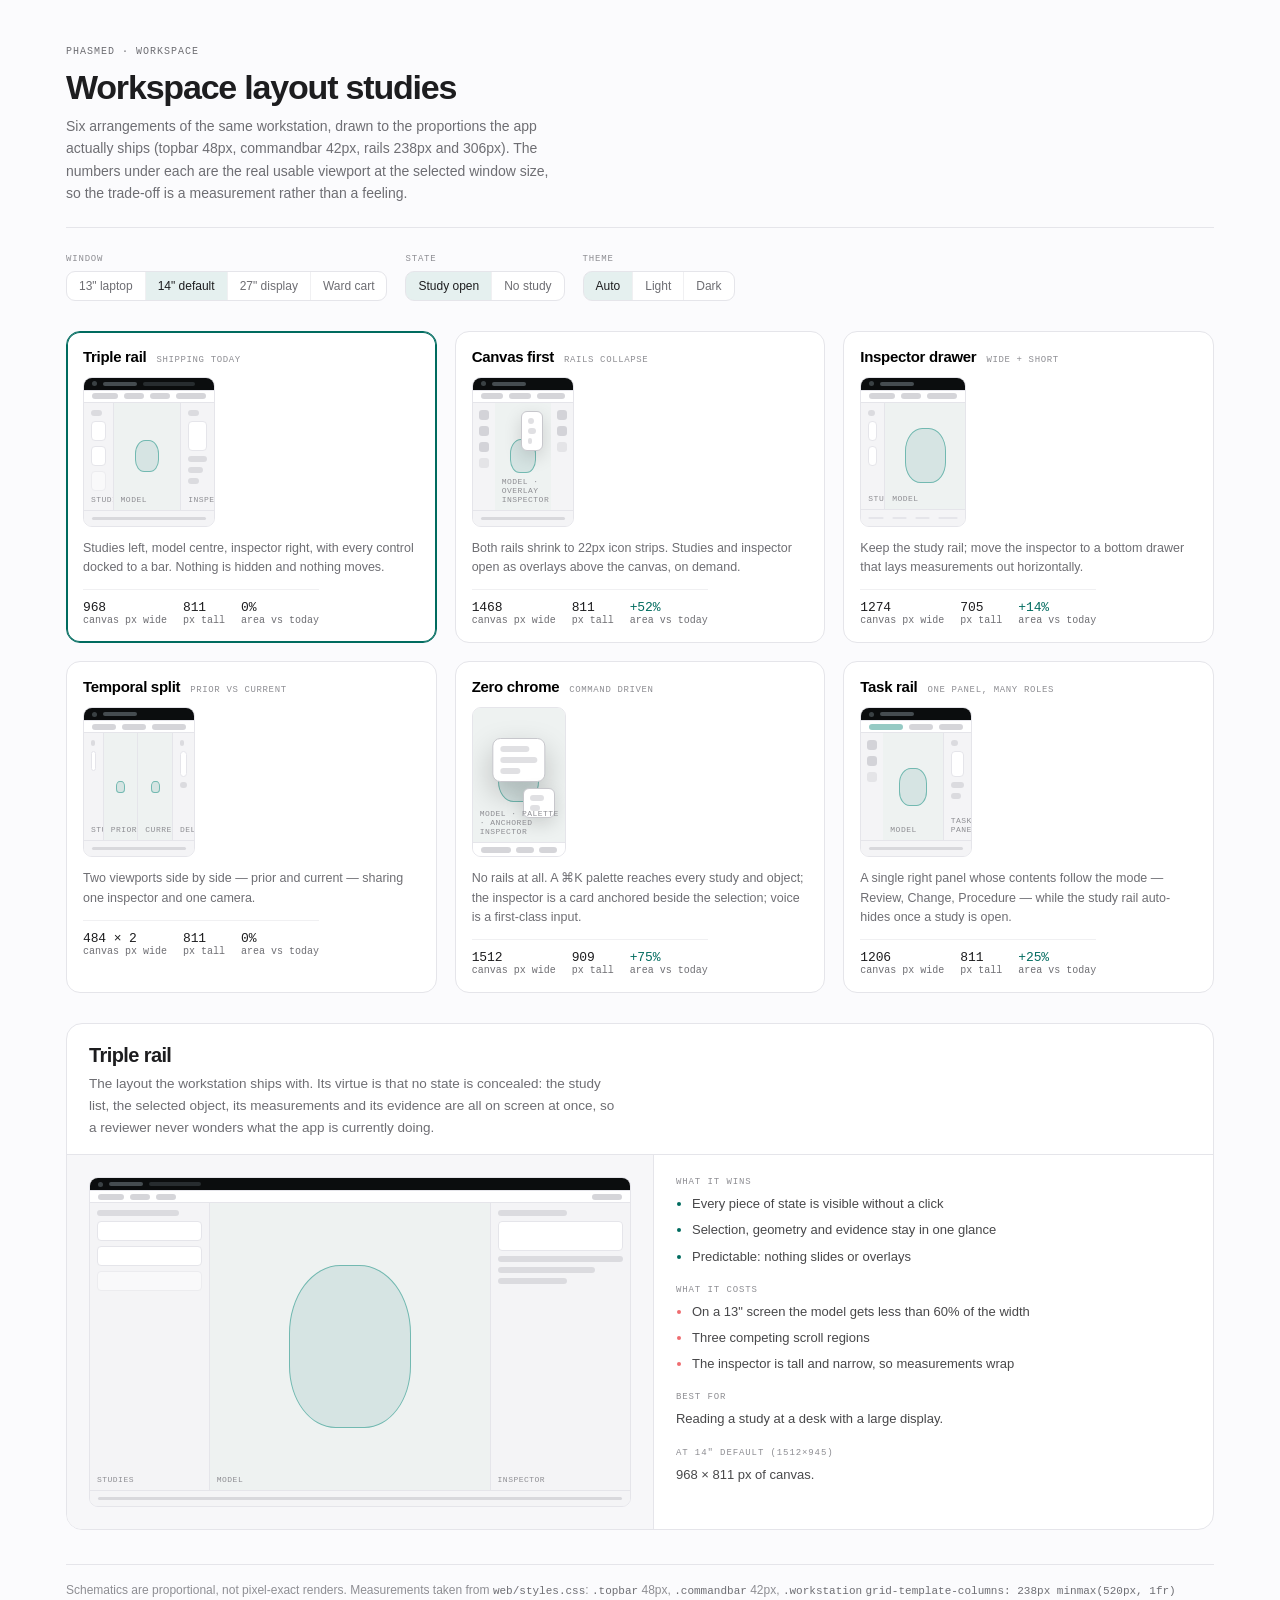
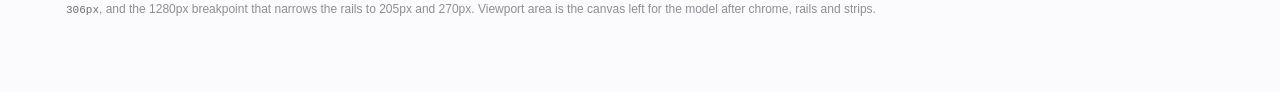
<file: web/workspace-layouts.html>
<!doctype html>
<html lang="en">
<head>
<meta charset="UTF-8" />
<meta name="viewport" content="width=device-width, initial-scale=1" />
<title>Workspace Layout Studies</title>
<style>
:root {
  color-scheme: light;
  --bg: #fbfbfd; --chrome: #ffffff; --panel: #ffffff; --panel-2: #f7f7f9; --panel-3: #f0f0f2;
  --viewport: #fbfbfd; --scene: #f8f8fa;
  --line: #e5e5ea; --line-soft: #f0f0f2; --line-bright: #c7c7cc;
  --text: #1d1d1f; --text-soft: #48484a; --muted: #6e6e73; --quiet: #8e8e93;
  --teal: #006b5f; --teal-dim: #72b9b1; --violet: #967cff; --amber: #e8b45d;
  --red: #ef6c70; --green: #56d58c; --blue: #6aa9ff;
  --mono: "SF Mono", "Roboto Mono", ui-monospace, monospace;
  --sans: -apple-system, BlinkMacSystemFont, "SF Pro Text", "Inter", "Helvetica Neue", sans-serif;
  --zone-rail: #f4f4f6; --zone-view: #eef2f1; --zone-chrome: #ffffff; --zone-accent: rgba(0,107,95,.1);
}
:root:not([data-theme="light"]) {
  @media (prefers-color-scheme: dark) {
    color-scheme: dark;
    --bg: #0e1011; --chrome: #16191a; --panel: #16191a; --panel-2: #1c2022; --panel-3: #23282a;
    --viewport: #0b0d0e; --scene: #101314;
    --line: #262b2d; --line-soft: #1e2224; --line-bright: #39403f;
    --text: #f2f4f4; --text-soft: #c8cecd; --muted: #939b9a; --quiet: #6f7877;
    --teal: #4fd6c0; --teal-dim: #2b7d72;
    --zone-rail: #191d1e; --zone-view: #12181a; --zone-chrome: #1b1f20; --zone-accent: rgba(79,214,192,.12);
  }
}
:root[data-theme="dark"] {
  color-scheme: dark;
  --bg: #0e1011; --chrome: #16191a; --panel: #16191a; --panel-2: #1c2022; --panel-3: #23282a;
  --viewport: #0b0d0e; --scene: #101314;
  --line: #262b2d; --line-soft: #1e2224; --line-bright: #39403f;
  --text: #f2f4f4; --text-soft: #c8cecd; --muted: #939b9a; --quiet: #6f7877;
  --teal: #4fd6c0; --teal-dim: #2b7d72;
  --zone-rail: #191d1e; --zone-view: #12181a; --zone-chrome: #1b1f20; --zone-accent: rgba(79,214,192,.12);
}

* { box-sizing: border-box; }
body { margin: 0; background: var(--bg); color: var(--text); font-family: var(--sans); -webkit-font-smoothing: antialiased; }
button { font: inherit; cursor: pointer; }
button:focus-visible { outline: 1px solid var(--teal); outline-offset: 2px; }

.page { max-width: 1180px; margin: 0 auto; padding: 40px 16px 72px; }
header.masthead { border-bottom: 1px solid var(--line); padding-bottom: 22px; margin-bottom: 26px; }
.eyebrow { font: 10px var(--mono); letter-spacing: .1em; text-transform: uppercase; color: var(--muted); }
h1 { margin: 10px 0 8px; font-size: clamp(26px, 4vw, 34px); letter-spacing: -.035em; font-weight: 560; }
.lede { margin: 0; max-width: 62ch; color: var(--muted); font-size: 14px; line-height: 1.6; }

.controls { display: flex; flex-wrap: wrap; gap: 18px; align-items: flex-end; margin: 22px 0 30px; }
.control { display: flex; flex-direction: column; gap: 7px; }
.control > span { font: 9px var(--mono); letter-spacing: .09em; text-transform: uppercase; color: var(--quiet); }
.segmented { display: flex; border: 1px solid var(--line); border-radius: 9px; overflow: hidden; background: var(--panel); }
.segmented button { border: 0; background: transparent; color: var(--muted); padding: 7px 12px; font-size: 12px; border-right: 1px solid var(--line-soft); }
.segmented button:last-child { border-right: 0; }
.segmented button[aria-pressed="true"] { background: var(--zone-accent); color: var(--text); font-weight: 520; }

.grid { display: grid; grid-template-columns: repeat(auto-fit, minmax(330px, 1fr)); gap: 18px; }
.card { border: 1px solid var(--line); border-radius: 14px; background: var(--panel); padding: 16px; text-align: left; display: flex; flex-direction: column; gap: 12px; transition: border-color .15s ease, transform .15s ease; }
.card:hover { border-color: var(--line-bright); }
.card[aria-pressed="true"] { border-color: var(--teal); box-shadow: 0 0 0 1px var(--teal) inset; }
.card-head { display: flex; align-items: baseline; justify-content: space-between; gap: 10px; }
.card-head h2 { margin: 0; font-size: 15px; font-weight: 560; letter-spacing: -.02em; }
.card-head .tag { font: 9px var(--mono); color: var(--quiet); letter-spacing: .07em; text-transform: uppercase; white-space: nowrap; }
.card p.intent { margin: 0; font-size: 12.5px; line-height: 1.55; color: var(--muted); }
.metrics { display: flex; gap: 16px; font: 10px var(--mono); color: var(--muted); border-top: 1px solid var(--line-soft); padding-top: 10px; }
.metrics b { display: block; color: var(--text); font-size: 13px; font-weight: 520; letter-spacing: -.01em; }
.metrics .delta.up { color: var(--teal); }
.metrics .delta.down { color: var(--red); }

/* --- schematic ------------------------------------------------------------- */
.mock { border: 1px solid var(--line); border-radius: 9px; overflow: hidden; background: var(--viewport); display: flex; flex-direction: column; }
.mock .bar { flex: none; display: flex; align-items: center; gap: 6px; padding: 0 8px; background: var(--zone-chrome); border-bottom: 1px solid var(--line); }
.mock .bar.top { background: #0b0d0e; }
.mock .bar.top .dot { width: 5px; height: 5px; border-radius: 50%; background: #3a4144; }
.mock .bar.top .word { height: 4px; border-radius: 2px; background: #454c50; }
.mock .bar .chip { height: 6px; border-radius: 3px; background: var(--line-bright); opacity: .75; }
.mock .body { flex: 1; display: flex; min-height: 0; }
.mock .zone { position: relative; display: flex; flex-direction: column; gap: 5px; padding: 7px; min-width: 0; overflow: hidden; }
.mock .zone + .zone { border-left: 1px solid var(--line); }
.mock .rail { background: var(--zone-rail); }
.mock .view { background: var(--zone-view); align-items: center; justify-content: center; }
.mock .stack { border-left: 0 !important; border-top: 1px solid var(--line); }
.mock .row { height: 6px; border-radius: 3px; background: var(--line-bright); opacity: .55; }
.mock .row.short { width: 55%; } .mock .row.mid { width: 78%; }
.mock .card-ghost { height: 20px; border-radius: 4px; background: var(--panel); border: 1px solid var(--line); }
.mock .label { position: absolute; left: 7px; bottom: 6px; font: 8px var(--mono); letter-spacing: .06em; text-transform: uppercase; color: var(--quiet); }
.mock .view .organ { width: 46%; max-width: 62%; max-height: 74%; aspect-ratio: 3 / 4; border-radius: 42% 42% 38% 38%; background: var(--zone-accent); border: 1px solid var(--teal-dim); }
.mock .view .organ.wide { width: 62%; }
.mock .floating { position: absolute; right: 8px; top: 8px; width: 38%; border-radius: 6px; background: var(--panel); border: 1px solid var(--line-bright); padding: 6px; display: flex; flex-direction: column; gap: 4px; box-shadow: 0 6px 18px rgba(0,0,0,.14); }
.mock .icon-rail { width: 22px; flex: none; background: var(--zone-rail); display: flex; flex-direction: column; align-items: center; gap: 6px; padding: 7px 0; }
.mock .icon-rail i { width: 10px; height: 10px; border-radius: 3px; background: var(--line-bright); opacity: .7; }
.mock .drawer { flex: none; border-top: 1px solid var(--line); background: var(--zone-rail); display: flex; gap: 8px; padding: 7px; }
.mock .drawer .cell { flex: 1; border-radius: 4px; background: var(--panel); border: 1px solid var(--line); }
.mock .palette { position: absolute; left: 50%; top: 22%; transform: translateX(-50%); width: 58%; border-radius: 8px; background: var(--panel); border: 1px solid var(--line-bright); box-shadow: 0 12px 30px rgba(0,0,0,.22); padding: 7px; display: flex; flex-direction: column; gap: 5px; }
.mock .strip { flex: none; height: 16px; border-top: 1px solid var(--line); background: var(--zone-rail); display: flex; align-items: center; padding: 0 8px; }
.mock .strip .track { height: 3px; flex: 1; border-radius: 2px; background: var(--line-bright); opacity: .6; }

/* --- detail ---------------------------------------------------------------- */
.detail { margin-top: 30px; border: 1px solid var(--line); border-radius: 16px; background: var(--panel); overflow: hidden; }
.detail-head { padding: 20px 22px 16px; border-bottom: 1px solid var(--line); }
.detail-head h2 { margin: 0 0 6px; font-size: 20px; letter-spacing: -.03em; font-weight: 560; }
.detail-head p { margin: 0; color: var(--muted); font-size: 13.5px; line-height: 1.6; max-width: 70ch; }
.detail-body { display: grid; grid-template-columns: minmax(320px, 1.05fr) minmax(280px, 1fr); gap: 0; }
.detail-mock { padding: 22px; border-right: 1px solid var(--line); background: var(--panel-2); }
.detail-mock .mock { height: 330px; }
.detail-notes { padding: 22px; display: flex; flex-direction: column; gap: 18px; }
.note h3 { margin: 0 0 7px; font: 9px var(--mono); letter-spacing: .1em; text-transform: uppercase; color: var(--quiet); }
.note ul { margin: 0; padding-left: 16px; display: flex; flex-direction: column; gap: 6px; }
.note li { font-size: 13px; line-height: 1.55; color: var(--text-soft); }
.note li.cost::marker { color: var(--red); }
.note li.win::marker { color: var(--teal); }
.note p { margin: 0; font-size: 13px; line-height: 1.6; color: var(--text-soft); }

footer { margin-top: 34px; border-top: 1px solid var(--line); padding-top: 16px; color: var(--quiet); font-size: 12px; line-height: 1.6; }
footer code { font: 11px var(--mono); color: var(--muted); }
@media (max-width: 760px) {
  .detail-body { grid-template-columns: 1fr; }
  .detail-mock { border-right: 0; border-bottom: 1px solid var(--line); }
}
</style>
</head>
<body>
<div class="page">
  <header class="masthead">
    <span class="eyebrow">Phasmed · workspace</span>
    <h1>Workspace layout studies</h1>
    <p class="lede">Six arrangements of the same workstation, drawn to the proportions the app actually ships
      (topbar 48px, commandbar 42px, rails 238px and 306px). The numbers under each are the real usable
      viewport at the selected window size, so the trade-off is a measurement rather than a feeling.</p>
  </header>

  <div class="controls">
    <label class="control">
      <span>Window</span>
      <div class="segmented" id="sizeSwitch" role="group" aria-label="Window size"></div>
    </label>
    <label class="control">
      <span>State</span>
      <div class="segmented" id="stateSwitch" role="group" aria-label="Workspace state">
        <button data-state="study" aria-pressed="true">Study open</button>
        <button data-state="empty" aria-pressed="false">No study</button>
      </div>
    </label>
    <label class="control">
      <span>Theme</span>
      <div class="segmented" id="themeSwitch" role="group" aria-label="Theme">
        <button data-theme="auto" aria-pressed="true">Auto</button>
        <button data-theme="light" aria-pressed="false">Light</button>
        <button data-theme="dark" aria-pressed="false">Dark</button>
      </div>
    </label>
  </div>

  <div class="grid" id="cards"></div>

  <section class="detail" id="detail" aria-live="polite"></section>

  <footer>
    Schematics are proportional, not pixel-exact renders. Measurements taken from <code>web/styles.css</code>:
    <code>.topbar</code> 48px, <code>.commandbar</code> 42px, <code>.workstation</code>
    <code>grid-template-columns: 238px minmax(520px, 1fr) 306px</code>, and the 1280px breakpoint that narrows
    the rails to 205px and 270px. Viewport area is the canvas left for the model after chrome, rails and strips.
  </footer>
</div>

<script>
const SIZES = [
  { id: "13", label: '13" laptop', w: 1280, h: 800 },
  { id: "14", label: '14" default', w: 1512, h: 945 },
  { id: "27", label: '27" display', w: 2560, h: 1440 },
  { id: "cart", label: "Ward cart", w: 1024, h: 768 },
];

// Real chrome heights from styles.css.
const TOPBAR = 48, COMMANDBAR = 42, TIMELINE = 44;
const railWidths = (w) => (w <= 1280 ? { left: 205, right: 270 } : { left: 238, right: 306 });

const LAYOUTS = [
  {
    id: "triple",
    name: "Triple rail",
    tag: "shipping today",
    intent: "Studies left, model centre, inspector right, with every control docked to a bar. Nothing is hidden and nothing moves.",
    summary: "The layout the workstation ships with. Its virtue is that no state is concealed: the study list, the selected object, its measurements and its evidence are all on screen at once, so a reviewer never wonders what the app is currently doing.",
    viewport: (w, h, state) => ({
      w: state === "empty" ? w - railWidths(w).left : w - railWidths(w).left - railWidths(w).right,
      h: h - TOPBAR - COMMANDBAR - TIMELINE,
    }),
    wins: ["Every piece of state is visible without a click", "Selection, geometry and evidence stay in one glance", "Predictable: nothing slides or overlays"],
    costs: ["On a 13\" screen the model gets less than 60% of the width", "Three competing scroll regions", "The inspector is tall and narrow, so measurements wrap"],
    best: "Reading a study at a desk with a large display.",
    mock: (state) => `
      <div class="bar top" style="height:13px"><span class="dot"></span><span class="word" style="width:34px"></span><span class="word" style="width:52px;opacity:.5"></span></div>
      <div class="bar" style="height:12px"><span class="chip" style="width:26px"></span><span class="chip" style="width:20px"></span><span class="chip" style="width:20px"></span><span class="chip" style="width:30px;margin-left:auto"></span></div>
      <div class="body">
        <div class="zone rail" style="flex:0 0 22%"><div class="row mid"></div><div class="card-ghost"></div><div class="card-ghost"></div><div class="card-ghost" style="opacity:.5"></div><span class="label">studies</span></div>
        <div class="zone view" style="flex:1"><div class="organ"></div><span class="label">model</span></div>
        ${state === "empty" ? "" : `<div class="zone rail" style="flex:0 0 26%"><div class="row short"></div><div class="card-ghost" style="height:30px"></div><div class="row"></div><div class="row mid"></div><div class="row short"></div><span class="label">inspector</span></div>`}
      </div>
      <div class="strip"><span class="track"></span></div>`,
  },
  {
    id: "canvas",
    name: "Canvas first",
    tag: "rails collapse",
    intent: "Both rails shrink to 22px icon strips. Studies and inspector open as overlays above the canvas, on demand.",
    summary: "Borrowed from drawing tools: the document owns the screen and panels are summoned. The model roughly doubles in area on a laptop, which matters most for the 3D scene and the hologram, where pixels are the product.",
    viewport: (w, h) => ({ w: w - 44, h: h - TOPBAR - COMMANDBAR - TIMELINE }),
    wins: ["Largest canvas of any option, on every screen size", "Same layout at 1024px and 2560px — no breakpoint cliff", "Overlays can be wider than a 306px rail when open"],
    costs: ["Selected-object detail is a click away, not a glance", "Overlays cover the very anatomy being inspected", "Easy to lose track of which filters are active"],
    best: "3D work, procedure planning, and anything projected or presented.",
    mock: () => `
      <div class="bar top" style="height:13px"><span class="dot"></span><span class="word" style="width:34px"></span></div>
      <div class="bar" style="height:12px"><span class="chip" style="width:22px"></span><span class="chip" style="width:22px"></span><span class="chip" style="width:28px;margin-left:auto"></span></div>
      <div class="body">
        <div class="icon-rail"><i></i><i></i><i></i><i style="opacity:.35"></i></div>
        <div class="zone view" style="flex:1;position:relative">
          <div class="organ wide"></div>
          <div class="floating"><div class="row mid"></div><div class="row"></div><div class="row short"></div></div>
          <span class="label">model · overlay inspector</span>
        </div>
        <div class="icon-rail"><i></i><i></i><i style="opacity:.35"></i></div>
      </div>
      <div class="strip"><span class="track"></span></div>`,
  },
  {
    id: "drawer",
    name: "Inspector drawer",
    tag: "wide + short",
    intent: "Keep the study rail; move the inspector to a bottom drawer that lays measurements out horizontally.",
    summary: "Laptop screens are wide and short, and the current inspector fights that: a 306px column forces every number to wrap while 300px of vertical space sits empty. A drawer turns the inspector into a row of tiles and hands the width back to the model.",
    viewport: (w, h, state) => ({
      w: w - railWidths(w).left,
      h: h - TOPBAR - COMMANDBAR - (state === "empty" ? 0 : 150),
    }),
    wins: ["Measurements sit side by side instead of wrapping", "Model keeps the full width of the screen", "Drawer height is draggable — collapse it to a summary line"],
    costs: ["Eats vertical space, which the 3D scene also wants", "Long neighbour lists scroll horizontally, which reads badly", "Two stacked scroll areas on a 768px-tall cart screen"],
    best: "Wide desktop displays and reporting, where numbers matter more than scene height.",
    mock: (state) => `
      <div class="bar top" style="height:13px"><span class="dot"></span><span class="word" style="width:34px"></span></div>
      <div class="bar" style="height:12px"><span class="chip" style="width:26px"></span><span class="chip" style="width:20px"></span><span class="chip" style="width:30px;margin-left:auto"></span></div>
      <div class="body">
        <div class="zone rail" style="flex:0 0 22%"><div class="row mid"></div><div class="card-ghost"></div><div class="card-ghost"></div><span class="label">studies</span></div>
        <div class="zone view" style="flex:1"><div class="organ wide"></div><span class="label">model</span></div>
      </div>
      ${state === "empty" ? "" : `<div class="drawer"><div class="cell"></div><div class="cell"></div><div class="cell"></div><div class="cell" style="flex:1.4"></div></div>`}`,
  },
  {
    id: "compare",
    name: "Temporal split",
    tag: "prior vs current",
    intent: "Two viewports side by side — prior and current — sharing one inspector and one camera.",
    summary: "The product's claim is a model that persists across studies, but today comparison hides inside a timeline slider on a single canvas. This layout makes the comparison the screen: linked cameras, one selection, differences called out between the panes.",
    viewport: (w, h) => {
      const rails = railWidths(w);
      return { w: Math.floor((w - rails.left - rails.right) / 2), h: h - TOPBAR - COMMANDBAR - TIMELINE, each: true };
    },
    wins: ["Change is seen directly instead of scrubbed for", "One selection, one camera, two moments", "Difference and morph modes get somewhere to live"],
    costs: ["Halves each canvas — unusable under ~1500px with rails open", "Only meaningful when a prior study exists", "Doubles mesh draw cost per frame"],
    best: "Follow-up reads where the question is what moved.",
    mock: () => `
      <div class="bar top" style="height:13px"><span class="dot"></span><span class="word" style="width:34px"></span></div>
      <div class="bar" style="height:12px"><span class="chip" style="width:24px"></span><span class="chip" style="width:24px"></span><span class="chip" style="width:34px;margin-left:auto"></span></div>
      <div class="body">
        <div class="zone rail" style="flex:0 0 17%"><div class="row mid"></div><div class="card-ghost"></div><span class="label">studies</span></div>
        <div class="zone view" style="flex:1"><div class="organ"></div><span class="label">prior</span></div>
        <div class="zone view" style="flex:1"><div class="organ"></div><span class="label">current</span></div>
        <div class="zone rail" style="flex:0 0 20%"><div class="row short"></div><div class="card-ghost" style="height:26px"></div><div class="row"></div><span class="label">delta</span></div>
      </div>
      <div class="strip"><span class="track"></span></div>`,
  },
  {
    id: "palette",
    name: "Zero chrome",
    tag: "command driven",
    intent: "No rails at all. A ⌘K palette reaches every study and object; the inspector is a card anchored beside the selection; voice is a first-class input.",
    summary: "The hologram view already proved this works — black screen, one control bar, hold space to speak. This applies the same thinking to the whole workspace: the model fills the screen and the interface appears where you are looking, when you ask for it.",
    viewport: (w, h) => ({ w, h: h - 36 }),
    wins: ["Maximum canvas, identical on any display", "Search beats scanning once a model has 80 objects", "Continuous with the hologram and voice control already built"],
    costs: ["Discoverability collapses — nothing announces what is possible", "Needs a real keyboard, poor fit for a touch cart", "Every affordance must be taught or remembered"],
    best: "Demos, single-operator power use, and the hologram.",
    mock: () => `
      <div class="body" style="position:relative">
        <div class="zone view" style="flex:1;position:relative">
          <div class="organ wide" style="width:52%"></div>
          <div class="palette"><div class="row mid"></div><div class="row"></div><div class="row short"></div></div>
          <div class="floating" style="right:10px;bottom:24px;top:auto;width:34%"><div class="row mid"></div><div class="row short"></div></div>
          <span class="label">model · palette · anchored inspector</span>
        </div>
      </div>
      <div class="bar" style="height:14px;border-top:1px solid var(--line);border-bottom:0;justify-content:center;gap:5px"><span class="chip" style="width:30px"></span><span class="chip" style="width:18px"></span><span class="chip" style="width:18px"></span></div>`,
  },
  {
    id: "task",
    name: "Task rail",
    tag: "one panel, many roles",
    intent: "A single right panel whose contents follow the mode — Review, Change, Procedure — while the study rail auto-hides once a study is open.",
    summary: "Today the workspace carries both a mode switch and three analysis tabs, which overlap: Review mode with the Evidence tab selected is two navigations expressing one intent. Folding the tabs into the mode leaves one place to look and one thing to choose.",
    viewport: (w, h, state) => ({
      w: state === "empty" ? w - railWidths(w).left : w - railWidths(w).right,
      h: h - TOPBAR - COMMANDBAR - TIMELINE,
    }),
    wins: ["Removes a whole navigation layer", "Panel width can change per task — wider for evidence", "Study rail returns on hover or ⌘1, so nothing is lost"],
    costs: ["Switching task hides what the previous panel showed", "Auto-hiding rails surprise people the first few times", "Cross-task work (evidence while planning) needs pinning"],
    best: "Focused single-task sessions and smaller screens.",
    mock: (state) => `
      <div class="bar top" style="height:13px"><span class="dot"></span><span class="word" style="width:34px"></span></div>
      <div class="bar" style="height:12px"><span class="chip" style="width:34px;background:var(--teal-dim)"></span><span class="chip" style="width:24px"></span><span class="chip" style="width:24px"></span></div>
      <div class="body">
        <div class="icon-rail"><i></i><i></i><i style="opacity:.35"></i></div>
        <div class="zone view" style="flex:1"><div class="organ wide"></div><span class="label">model</span></div>
        ${state === "empty" ? "" : `<div class="zone rail" style="flex:0 0 26%"><div class="row short"></div><div class="card-ghost" style="height:26px"></div><div class="row"></div><div class="row mid"></div><span class="label">task panel</span></div>`}
      </div>
      <div class="strip"><span class="track"></span></div>`,
  },
];

const state = { size: SIZES[1], state: "study", selected: "triple" };

function area(layout) {
  const v = layout.viewport(state.size.w, state.size.h, state.state);
  const total = v.each ? v.w * v.h * 2 : v.w * v.h;
  return { ...v, total };
}

function baselineArea() { return area(LAYOUTS[0]).total; }

function renderCards() {
  const host = document.getElementById("cards");
  host.innerHTML = "";
  const base = baselineArea();
  LAYOUTS.forEach((layout) => {
    const metrics = area(layout);
    const delta = Math.round(((metrics.total - base) / base) * 100);
    const card = document.createElement("button");
    card.className = "card";
    card.type = "button";
    card.setAttribute("aria-pressed", String(state.selected === layout.id));
    card.innerHTML = `
      <div class="card-head"><h2>${layout.name}</h2><span class="tag">${layout.tag}</span></div>
      <div class="mock" style="height:150px">${layout.mock(state.state)}</div>
      <p class="intent">${layout.intent}</p>
      <div class="metrics">
        <div><b>${metrics.w}${metrics.each ? " × 2" : ""}</b>canvas px wide</div>
        <div><b>${metrics.h}</b>px tall</div>
        <div><b class="delta ${delta > 0 ? "up" : delta < 0 ? "down" : ""}">${delta > 0 ? "+" : ""}${delta}%</b>area vs today</div>
      </div>`;
    card.addEventListener("click", () => { state.selected = layout.id; render(); });
    host.appendChild(card);
  });
}

function renderDetail() {
  const layout = LAYOUTS.find((item) => item.id === state.selected);
  const metrics = area(layout);
  document.getElementById("detail").innerHTML = `
    <div class="detail-head">
      <h2>${layout.name}</h2>
      <p>${layout.summary}</p>
    </div>
    <div class="detail-body">
      <div class="detail-mock"><div class="mock">${layout.mock(state.state)}</div></div>
      <div class="detail-notes">
        <div class="note"><h3>What it wins</h3><ul>${layout.wins.map((item) => `<li class="win">${item}</li>`).join("")}</ul></div>
        <div class="note"><h3>What it costs</h3><ul>${layout.costs.map((item) => `<li class="cost">${item}</li>`).join("")}</ul></div>
        <div class="note"><h3>Best for</h3><p>${layout.best}</p></div>
        <div class="note"><h3>At ${state.size.label} (${state.size.w}×${state.size.h})</h3><p>${metrics.w}${metrics.each ? " × 2" : ""} × ${metrics.h} px of canvas${metrics.each ? " per pane" : ""}.</p></div>
      </div>
    </div>`;
}

function renderSizes() {
  const host = document.getElementById("sizeSwitch");
  host.innerHTML = "";
  SIZES.forEach((size) => {
    const button = document.createElement("button");
    button.textContent = size.label;
    button.setAttribute("aria-pressed", String(size.id === state.size.id));
    button.addEventListener("click", () => { state.size = size; render(); });
    host.appendChild(button);
  });
}

function render() { renderSizes(); renderCards(); renderDetail(); }

document.getElementById("stateSwitch").addEventListener("click", (event) => {
  const button = event.target.closest("button"); if (!button) return;
  state.state = button.dataset.state;
  [...event.currentTarget.children].forEach((item) => item.setAttribute("aria-pressed", String(item === button)));
  render();
});
document.getElementById("themeSwitch").addEventListener("click", (event) => {
  const button = event.target.closest("button"); if (!button) return;
  const theme = button.dataset.theme;
  if (theme === "auto") document.documentElement.removeAttribute("data-theme");
  else document.documentElement.setAttribute("data-theme", theme);
  [...event.currentTarget.children].forEach((item) => item.setAttribute("aria-pressed", String(item === button)));
});

render();
</script>
</body>
</html>
</file>
